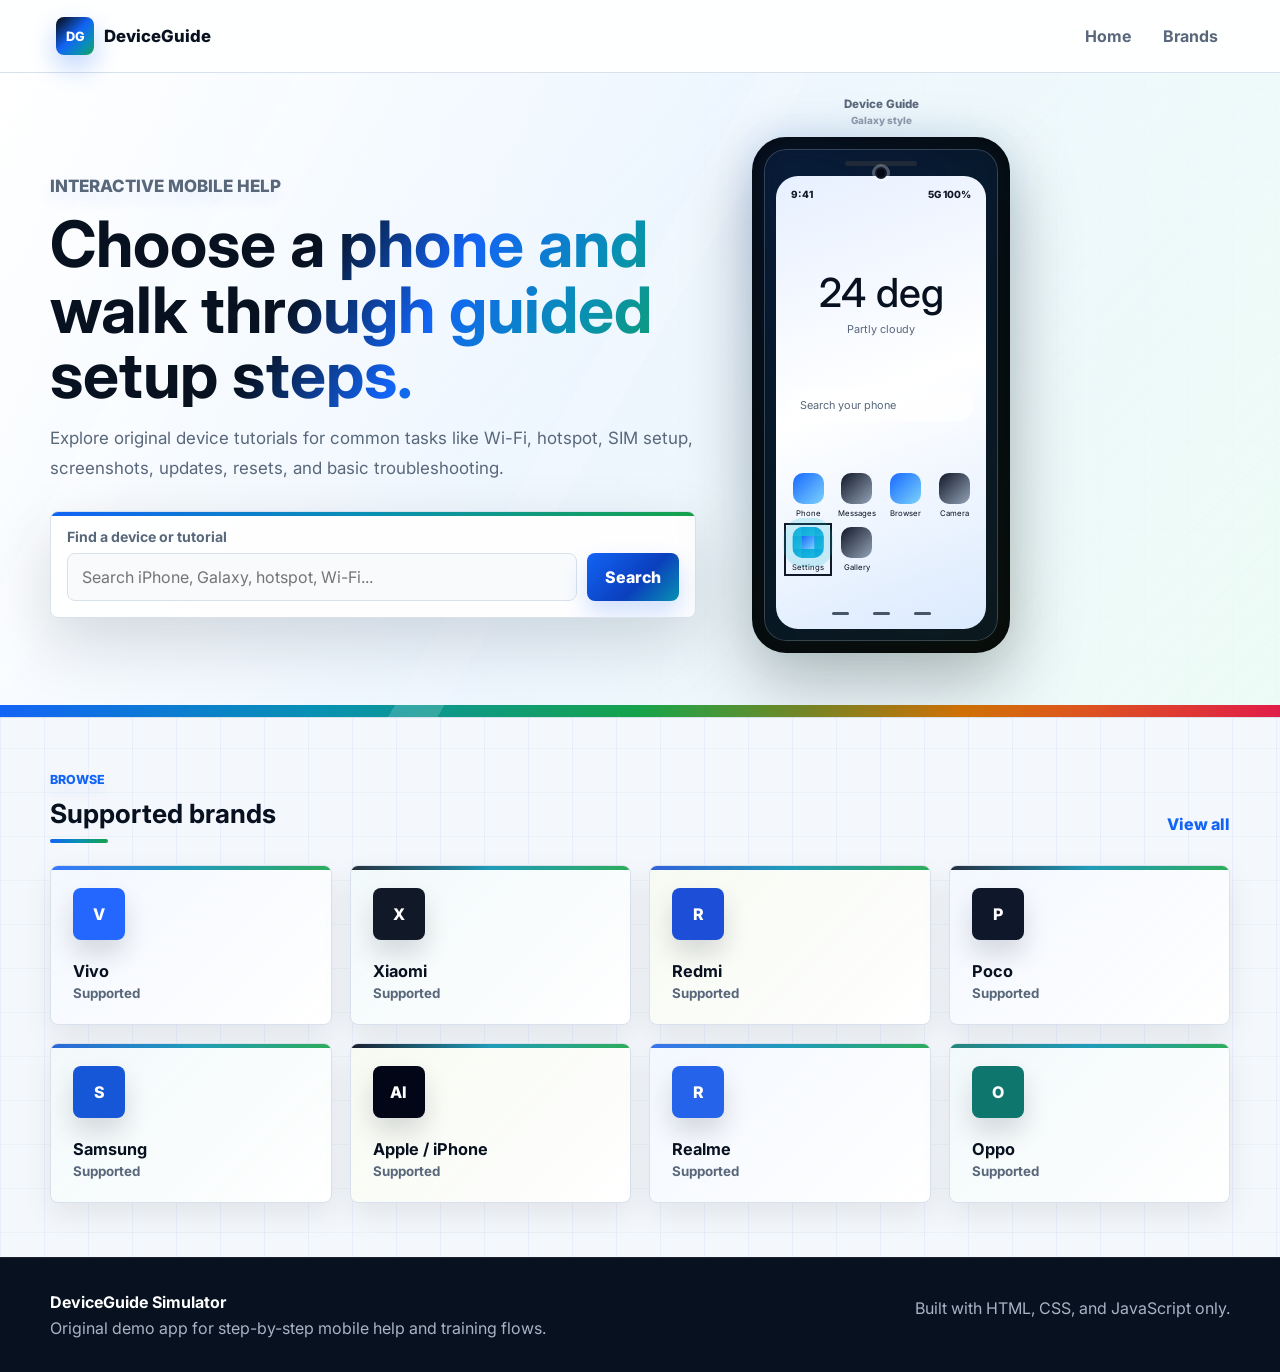
<file: index.html>
<!DOCTYPE html>
<html lang="en">
<head>
  <meta charset="UTF-8">
  <meta name="viewport" content="width=device-width, initial-scale=1.0">
  <title>Device Guide Simulator</title>
  <link rel="preconnect" href="https://fonts.googleapis.com">
  <link rel="preconnect" href="https://fonts.gstatic.com" crossorigin>
  <link href="https://fonts.googleapis.com/css2?family=Inter:wght@400;500;600;700;800&display=swap" rel="stylesheet">
  <link rel="stylesheet" href="css/style.css">
</head>
<body>
  <header class="site-header">
    <nav class="nav container" aria-label="Primary navigation">
      <button class="brand-mark" data-route="home" aria-label="Go to home page">
        <span class="brand-icon" aria-hidden="true">DG</span>
        <span>DeviceGuide</span>
      </button>

      <button class="nav-toggle" id="navToggle" aria-expanded="false" aria-controls="navLinks">
        <span></span>
        <span></span>
        <span></span>
        <span class="sr-only">Toggle navigation</span>
      </button>

      <div class="nav-links" id="navLinks">
        <button data-route="home">Home</button>
        <button data-route="brands">Brands</button>
      </div>
    </nav>
  </header>

  <main id="app" tabindex="-1"></main>

  <footer class="site-footer">
    <div class="container footer-grid">
      <div>
        <strong>DeviceGuide Simulator</strong>
        <p>Original demo app for step-by-step mobile help and training flows.</p>
      </div>
      <p>Built with HTML, CSS, and JavaScript only.</p>
    </div>
  </footer>

  <script src="js/data/brands.js"></script>
  <script src="js/data/devices/vivo.js"></script>
  <script src="js/data/devices/xiaomi.js"></script>
  <script src="js/data/devices/redmi.js"></script>
  <script src="js/data/devices/poco.js"></script>
  <script src="js/data/devices/samsung.js"></script>
  <script src="js/data/devices/apple.js"></script>
  <script src="js/data/devices/realme.js"></script>
  <script src="js/data/devices/oppo.js"></script>
  <script src="js/data/devices/motorola.js"></script>
  <script src="js/data/devices/oneplus.js"></script>
  <script src="js/data/devices/iqoo.js"></script>
  <script src="js/data/tutorials/samsung.js"></script>
  <script src="js/data/tutorials/iphone.js"></script>
  <script src="js/data/tutorials/default.js"></script>
  <script src="js/data.js"></script>
  <script src="js/phone-renderer.js"></script>
  <script src="js/main.js"></script>
</body>
</html>
</file>
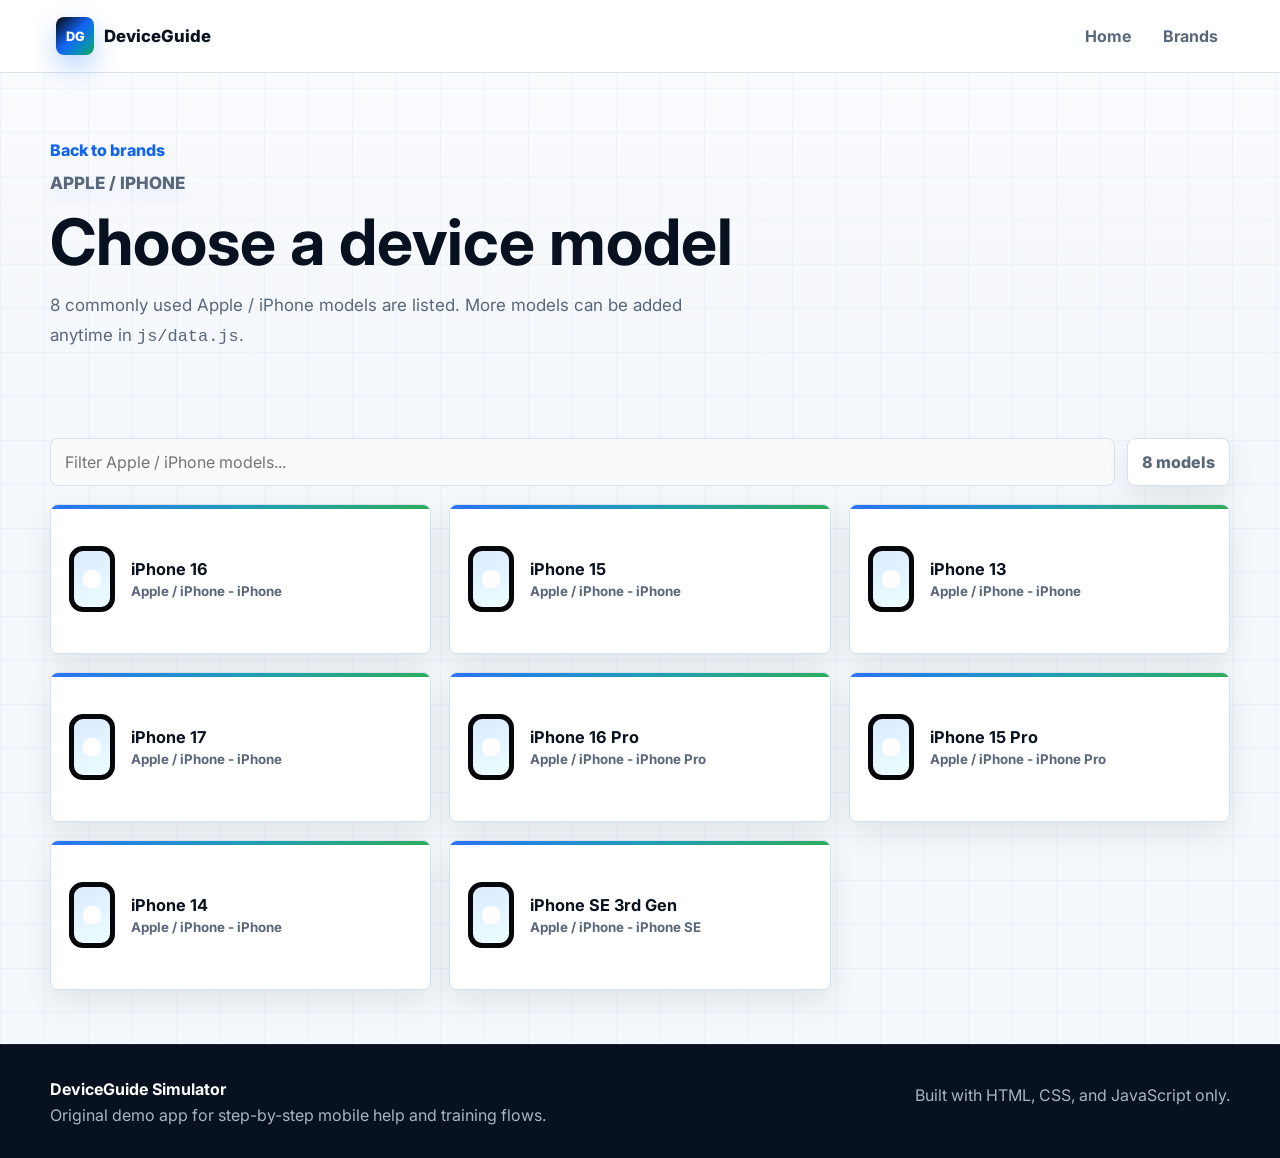
<file: brands/apple.html>
<!DOCTYPE html>
<html lang="en">
<head>
  <meta charset="UTF-8">
  <meta name="viewport" content="width=device-width, initial-scale=1.0">
  <title>Apple Devices - DeviceGuide</title>
  <meta http-equiv="refresh" content="0; url=../index.html?brand=apple">
</head>
<body>
  <p>Opening Apple devices...</p>
  <script>window.location.replace('../index.html?brand=apple');</script>
</body>
</html>
</file>
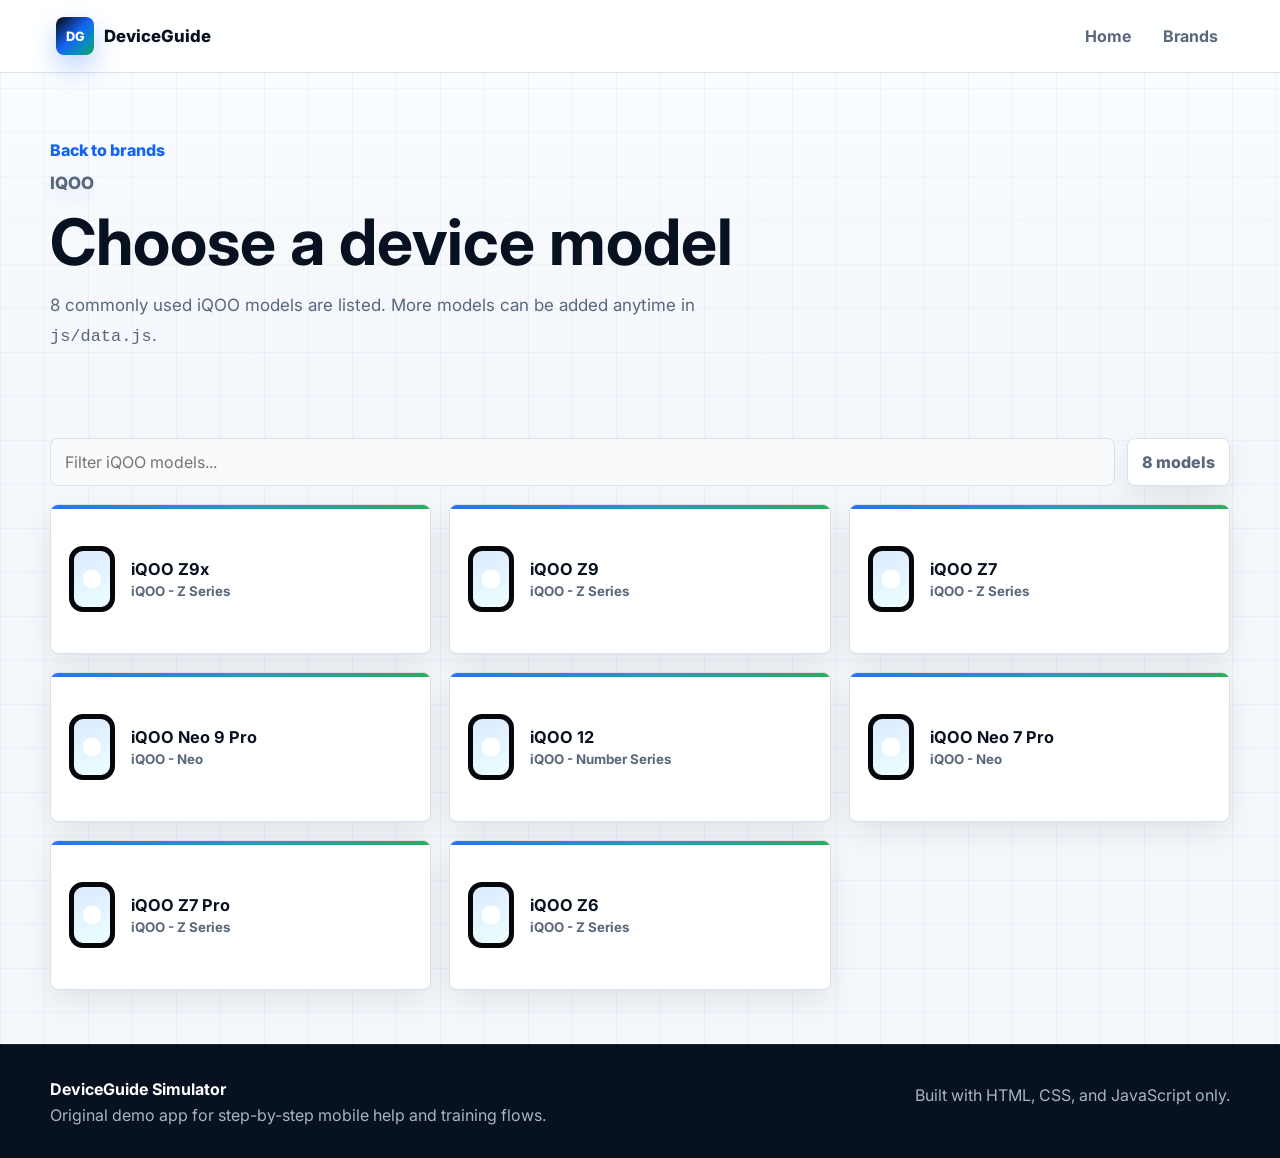
<file: brands/iqoo.html>
<!DOCTYPE html>
<html lang="en">
<head>
  <meta charset="UTF-8">
  <meta name="viewport" content="width=device-width, initial-scale=1.0">
  <title>Iqoo Devices - DeviceGuide</title>
  <meta http-equiv="refresh" content="0; url=../index.html?brand=iqoo">
</head>
<body>
  <p>Opening Iqoo devices...</p>
  <script>window.location.replace('../index.html?brand=iqoo');</script>
</body>
</html>
</file>
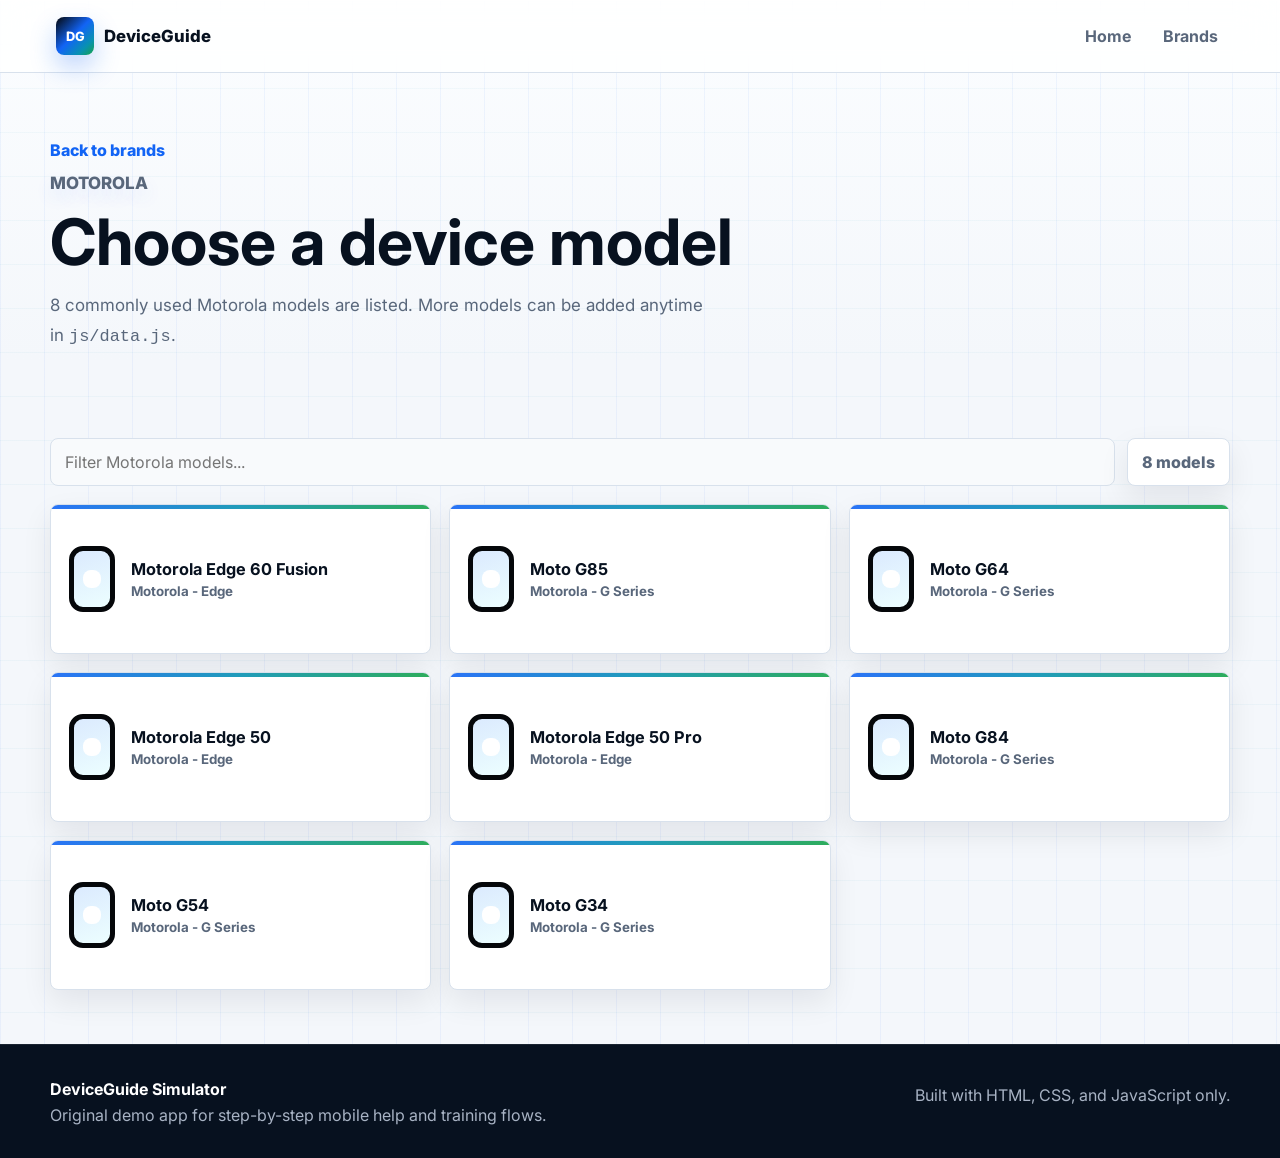
<file: brands/motorola.html>
<!DOCTYPE html>
<html lang="en">
<head>
  <meta charset="UTF-8">
  <meta name="viewport" content="width=device-width, initial-scale=1.0">
  <title>Motorola Devices - DeviceGuide</title>
  <meta http-equiv="refresh" content="0; url=../index.html?brand=motorola">
</head>
<body>
  <p>Opening Motorola devices...</p>
  <script>window.location.replace('../index.html?brand=motorola');</script>
</body>
</html>
</file>
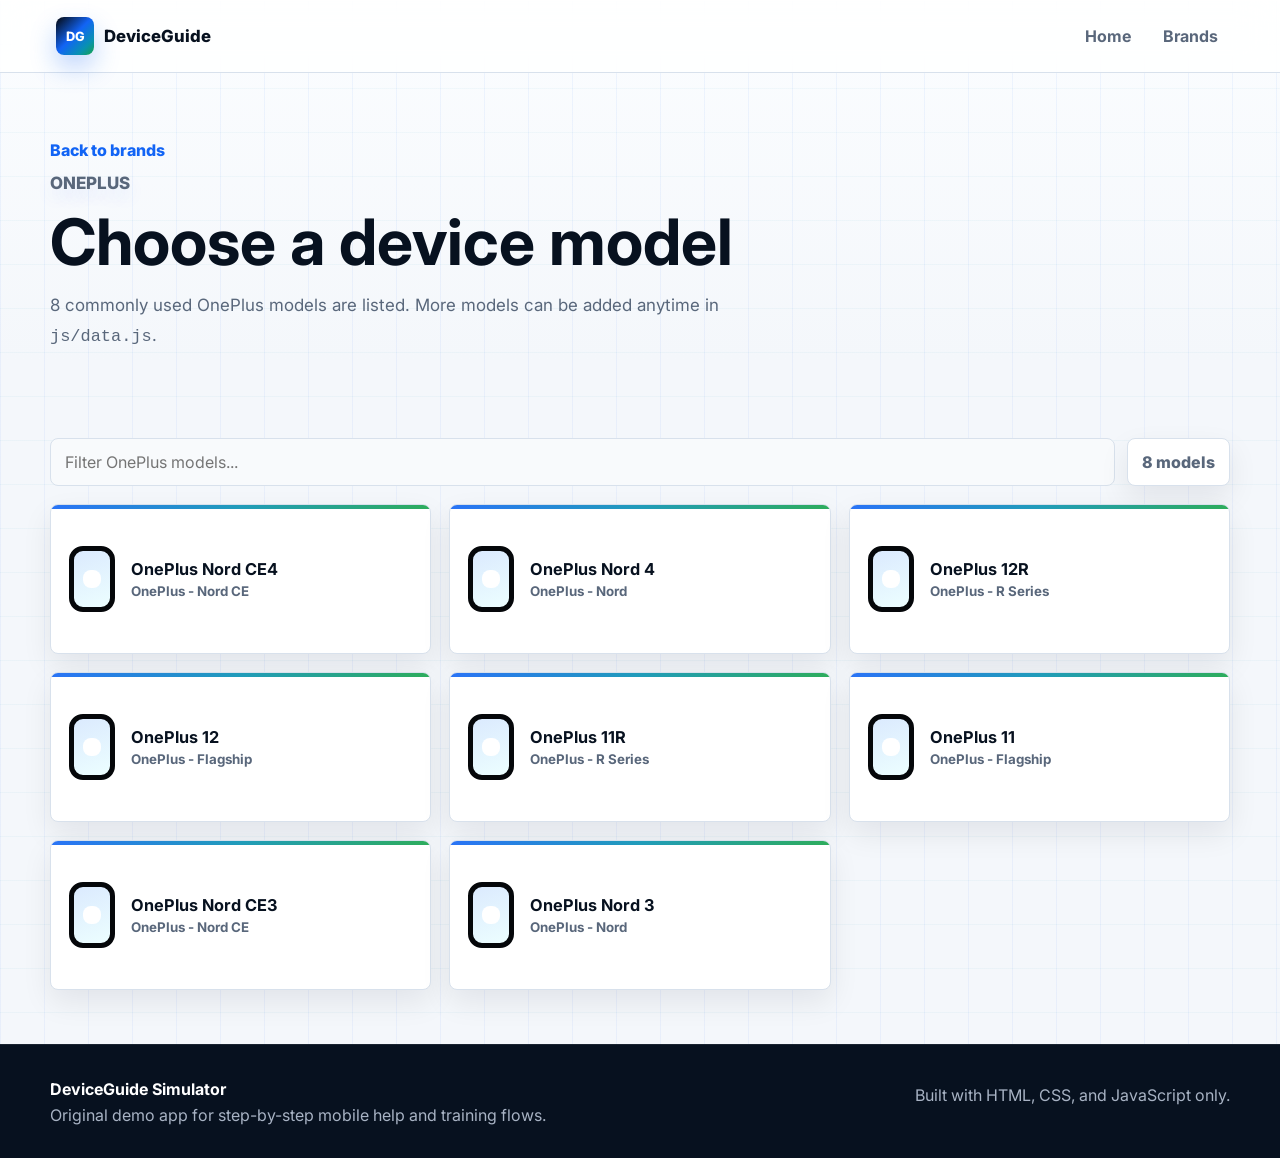
<file: brands/oneplus.html>
<!DOCTYPE html>
<html lang="en">
<head>
  <meta charset="UTF-8">
  <meta name="viewport" content="width=device-width, initial-scale=1.0">
  <title>Oneplus Devices - DeviceGuide</title>
  <meta http-equiv="refresh" content="0; url=../index.html?brand=oneplus">
</head>
<body>
  <p>Opening Oneplus devices...</p>
  <script>window.location.replace('../index.html?brand=oneplus');</script>
</body>
</html>
</file>
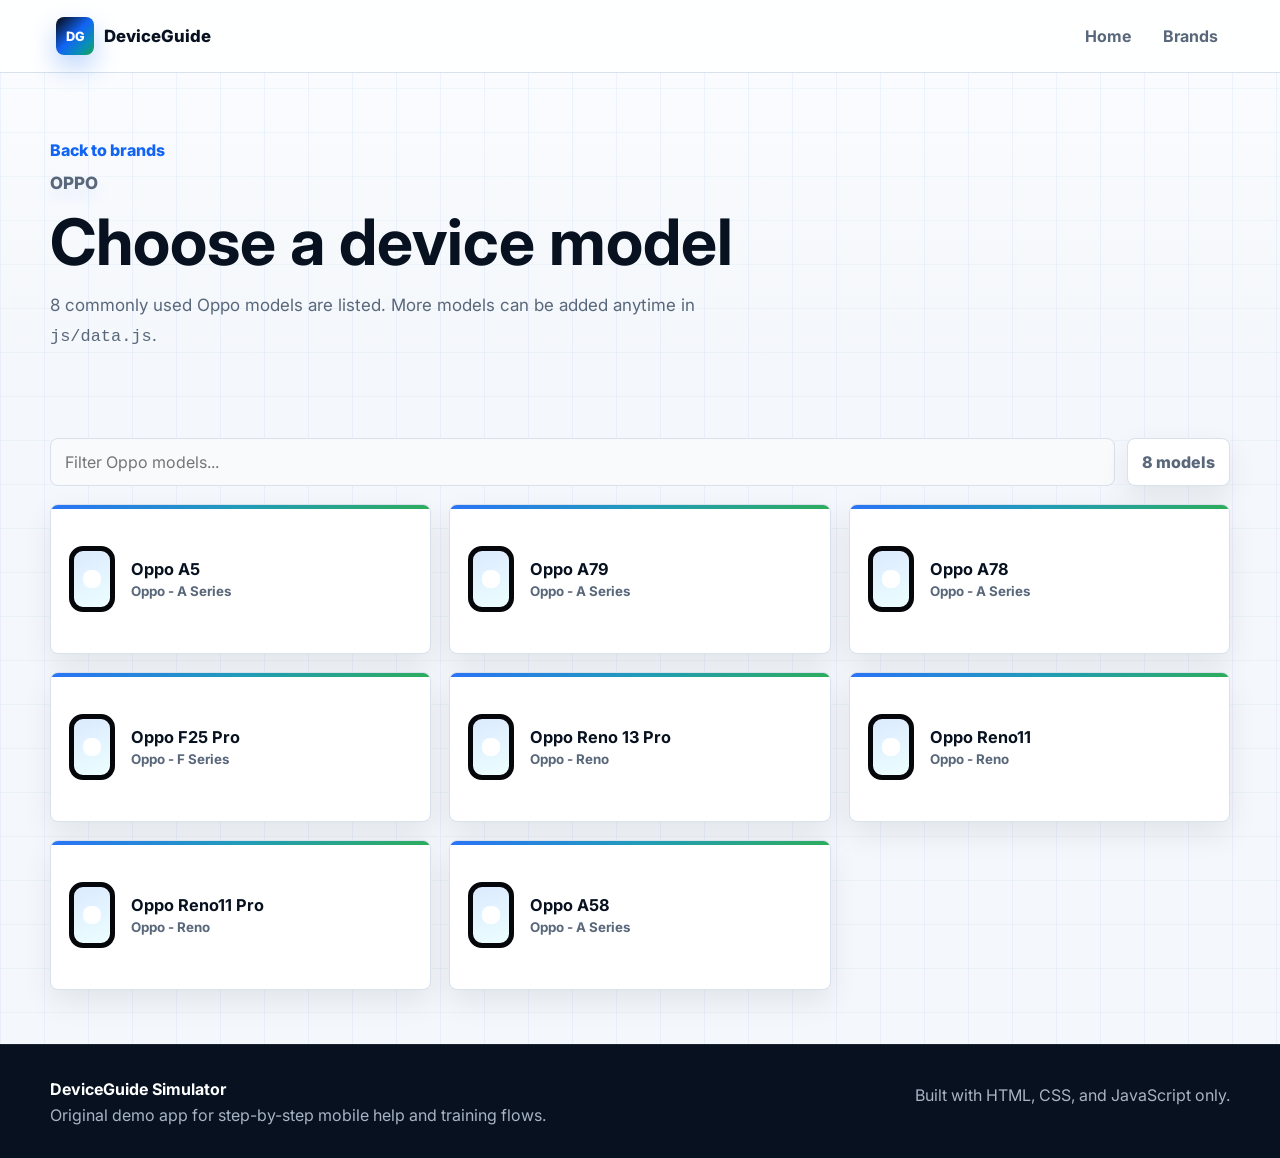
<file: brands/oppo.html>
<!DOCTYPE html>
<html lang="en">
<head>
  <meta charset="UTF-8">
  <meta name="viewport" content="width=device-width, initial-scale=1.0">
  <title>Oppo Devices - DeviceGuide</title>
  <meta http-equiv="refresh" content="0; url=../index.html?brand=oppo">
</head>
<body>
  <p>Opening Oppo devices...</p>
  <script>window.location.replace('../index.html?brand=oppo');</script>
</body>
</html>
</file>
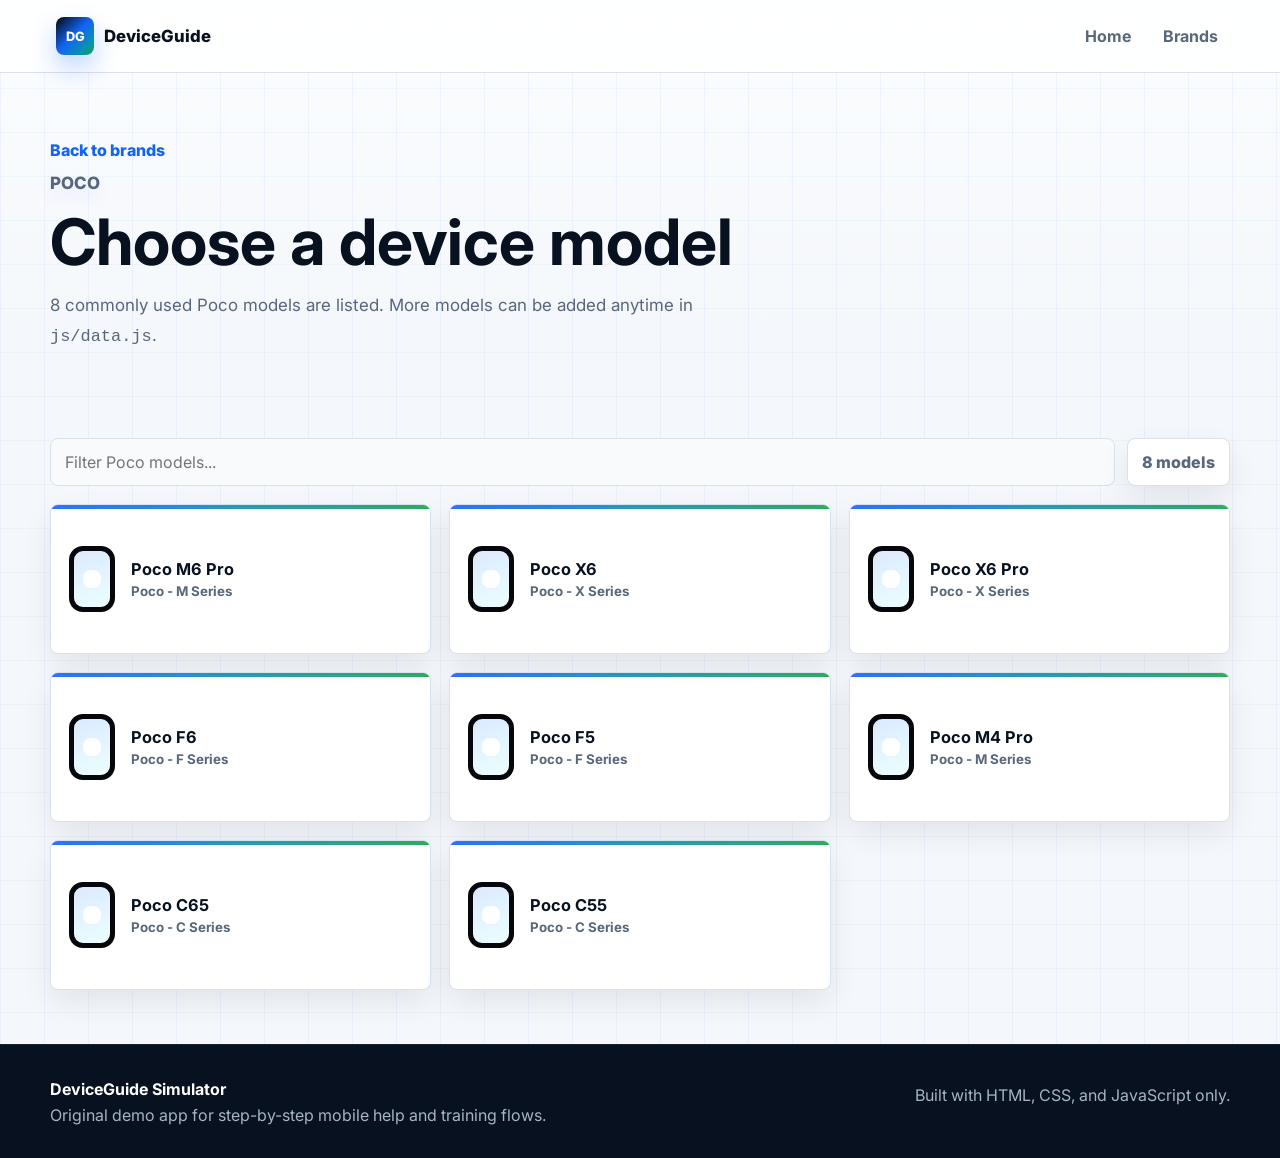
<file: brands/poco.html>
<!DOCTYPE html>
<html lang="en">
<head>
  <meta charset="UTF-8">
  <meta name="viewport" content="width=device-width, initial-scale=1.0">
  <title>Poco Devices - DeviceGuide</title>
  <meta http-equiv="refresh" content="0; url=../index.html?brand=poco">
</head>
<body>
  <p>Opening Poco devices...</p>
  <script>window.location.replace('../index.html?brand=poco');</script>
</body>
</html>
</file>
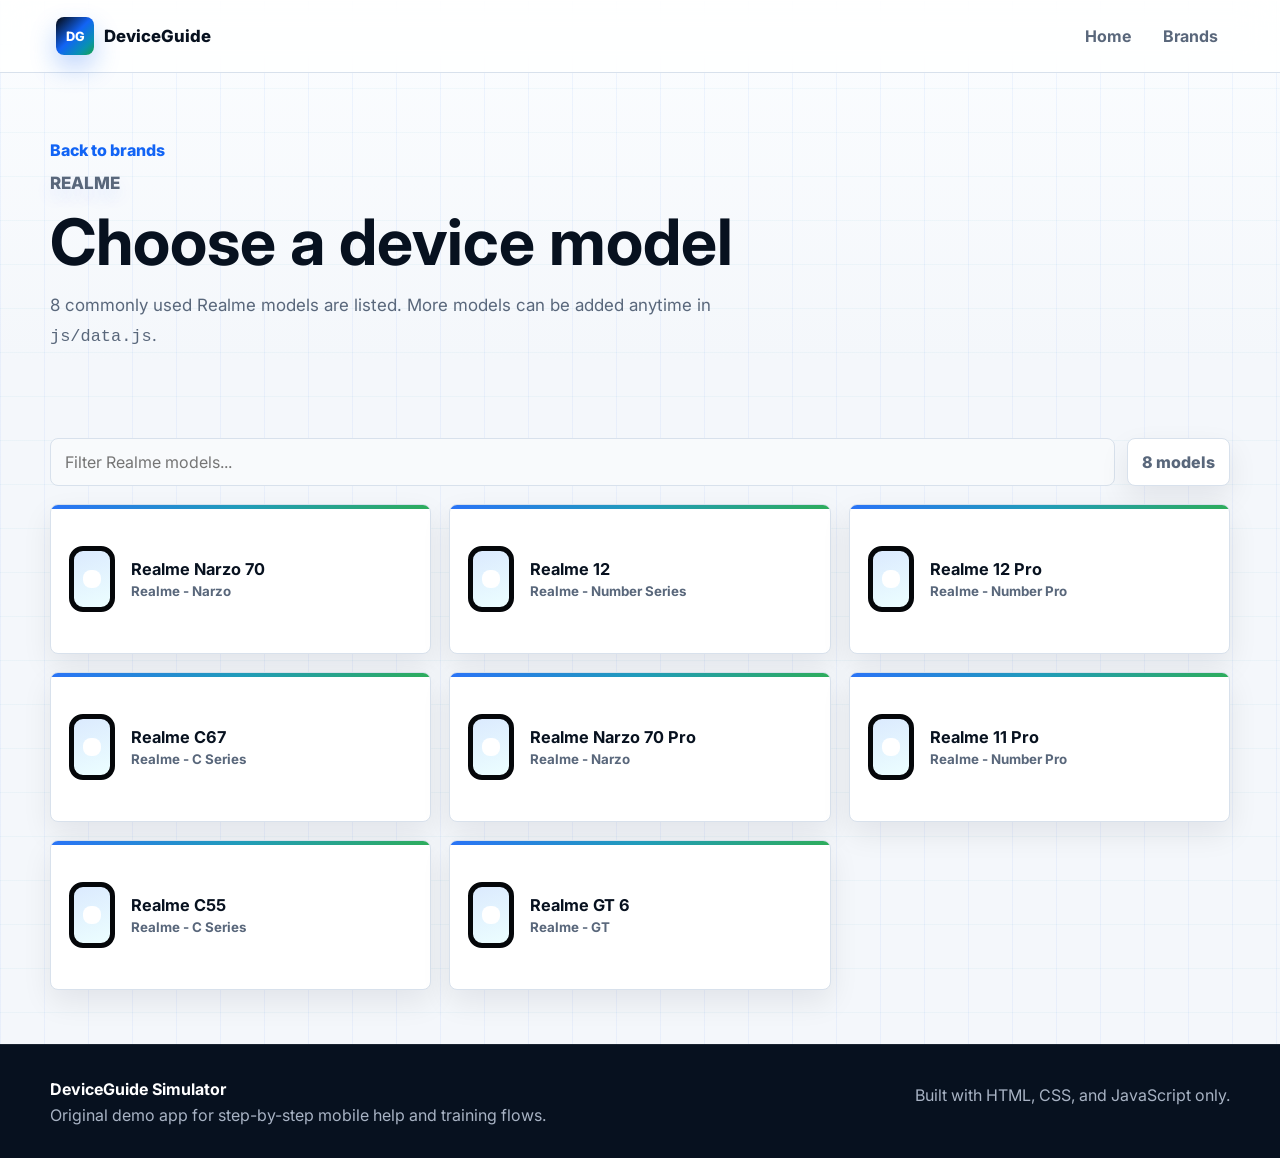
<file: brands/realme.html>
<!DOCTYPE html>
<html lang="en">
<head>
  <meta charset="UTF-8">
  <meta name="viewport" content="width=device-width, initial-scale=1.0">
  <title>Realme Devices - DeviceGuide</title>
  <meta http-equiv="refresh" content="0; url=../index.html?brand=realme">
</head>
<body>
  <p>Opening Realme devices...</p>
  <script>window.location.replace('../index.html?brand=realme');</script>
</body>
</html>
</file>
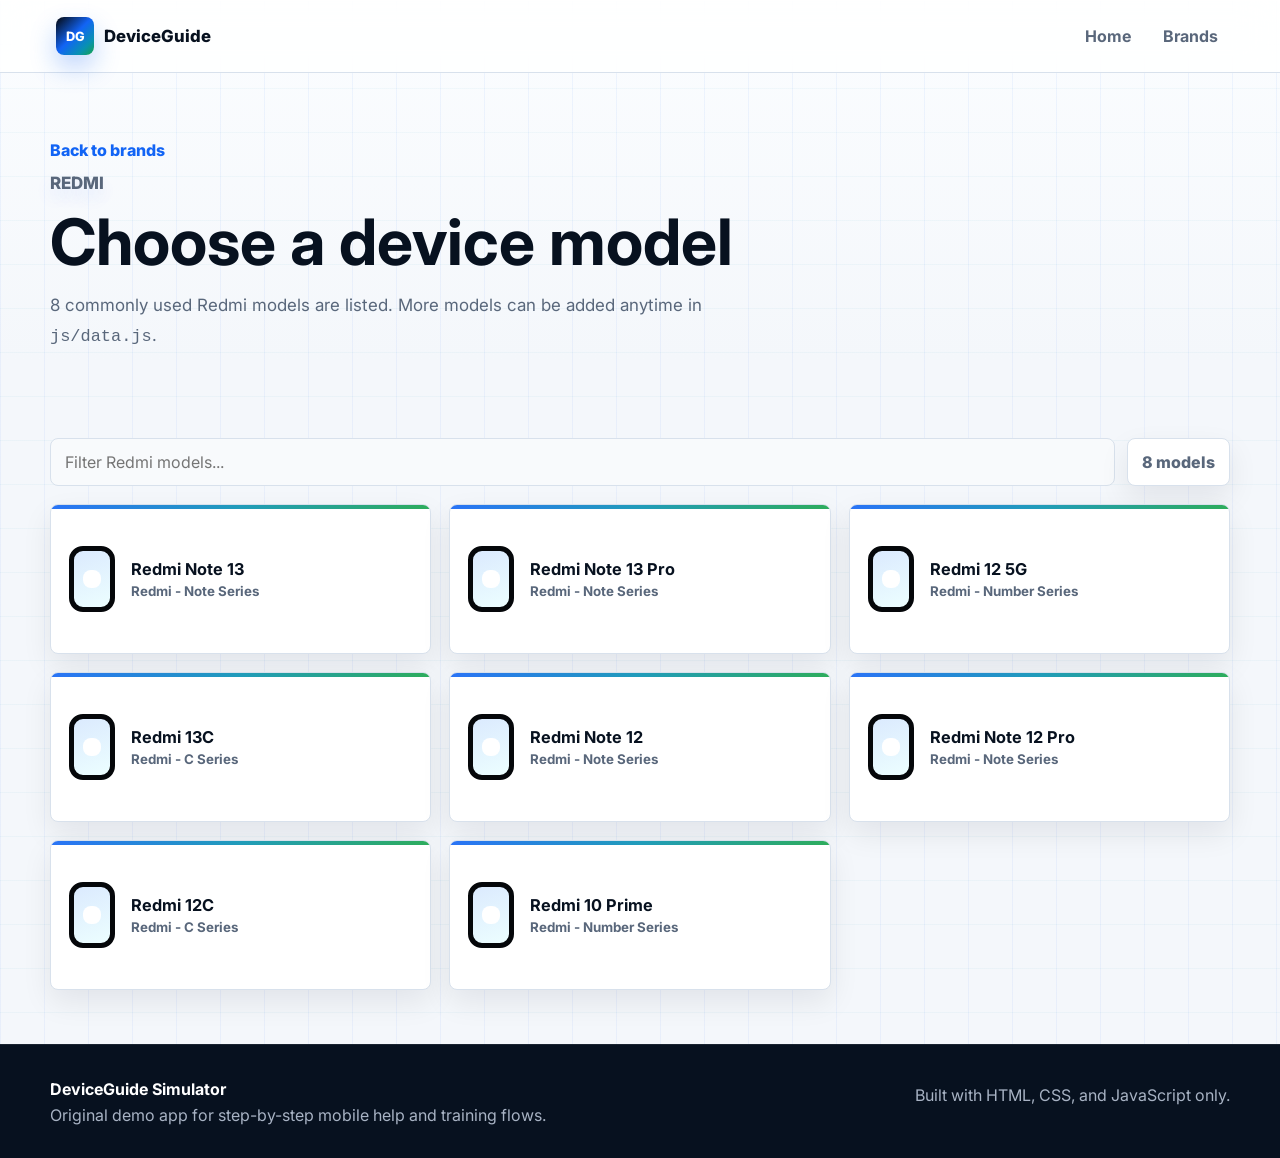
<file: brands/redmi.html>
<!DOCTYPE html>
<html lang="en">
<head>
  <meta charset="UTF-8">
  <meta name="viewport" content="width=device-width, initial-scale=1.0">
  <title>Redmi Devices - DeviceGuide</title>
  <meta http-equiv="refresh" content="0; url=../index.html?brand=redmi">
</head>
<body>
  <p>Opening Redmi devices...</p>
  <script>window.location.replace('../index.html?brand=redmi');</script>
</body>
</html>
</file>
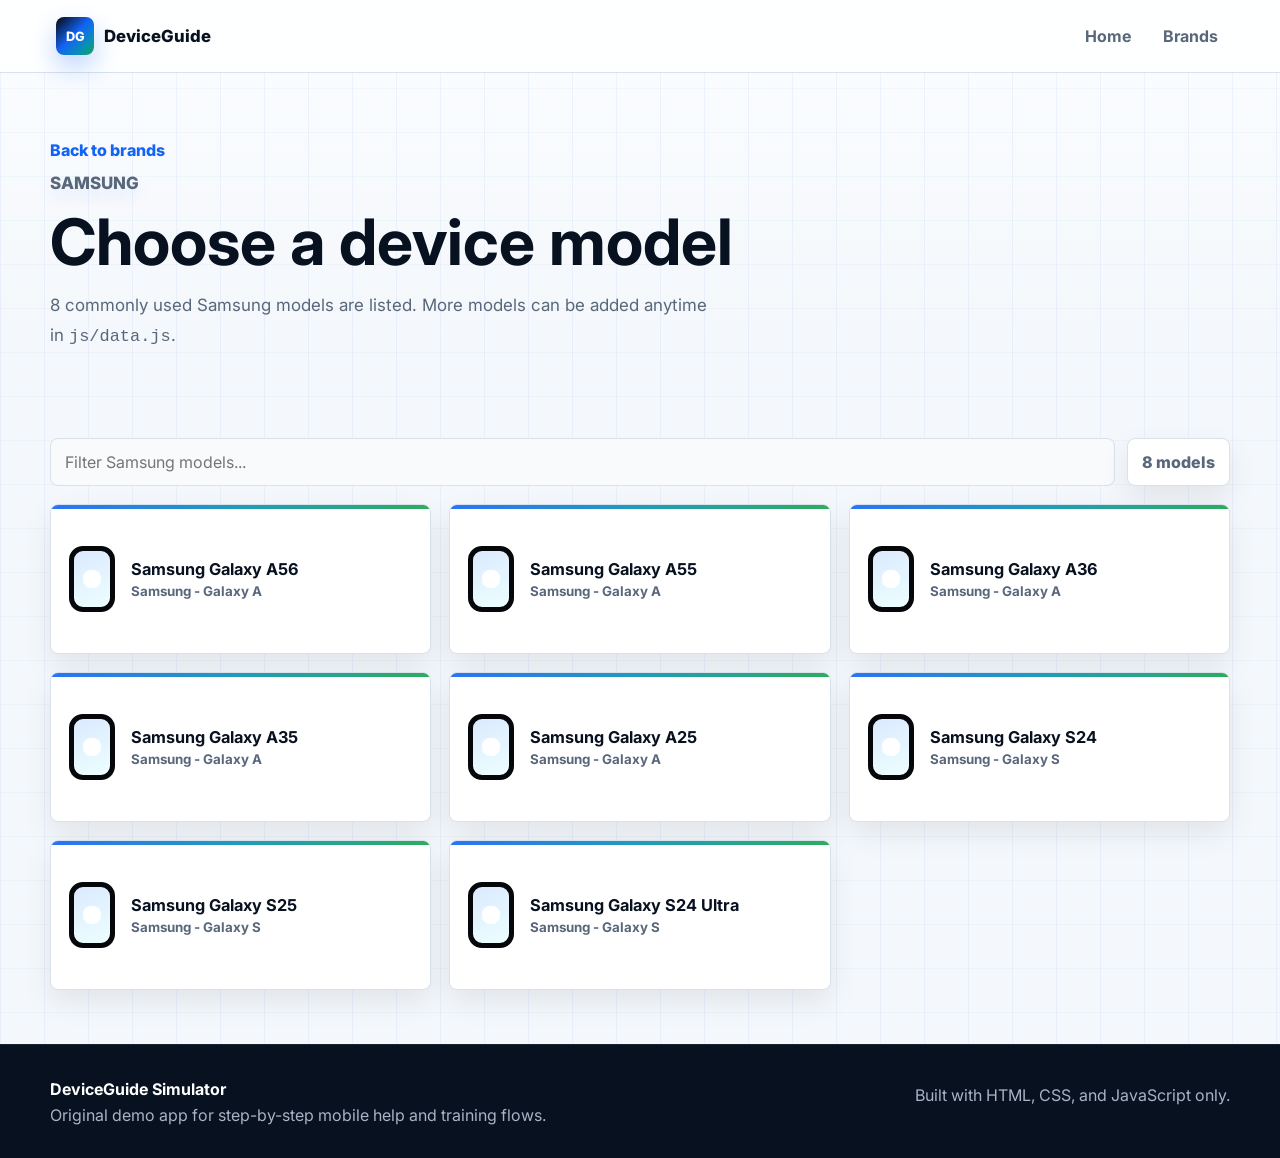
<file: brands/samsung.html>
<!DOCTYPE html>
<html lang="en">
<head>
  <meta charset="UTF-8">
  <meta name="viewport" content="width=device-width, initial-scale=1.0">
  <title>Samsung Devices - DeviceGuide</title>
  <meta http-equiv="refresh" content="0; url=../index.html?brand=samsung">
</head>
<body>
  <p>Opening Samsung devices...</p>
  <script>window.location.replace('../index.html?brand=samsung');</script>
</body>
</html>
</file>
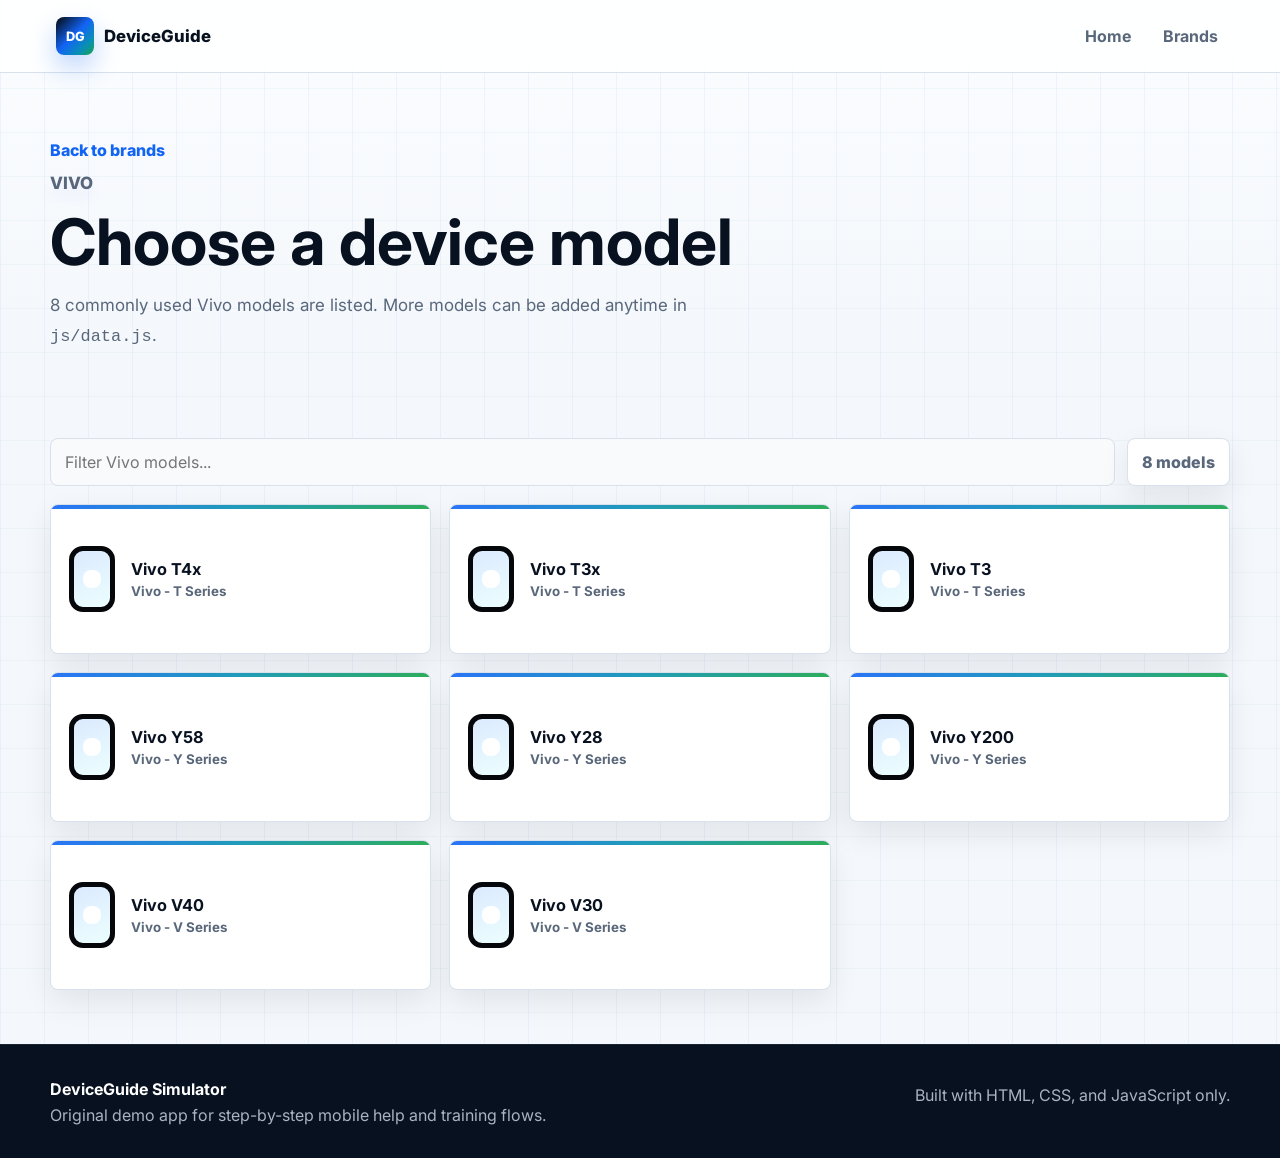
<file: brands/vivo.html>
<!DOCTYPE html>
<html lang="en">
<head>
  <meta charset="UTF-8">
  <meta name="viewport" content="width=device-width, initial-scale=1.0">
  <title>Vivo Devices - DeviceGuide</title>
  <meta http-equiv="refresh" content="0; url=../index.html?brand=vivo">
</head>
<body>
  <p>Opening Vivo devices...</p>
  <script>window.location.replace('../index.html?brand=vivo');</script>
</body>
</html>
</file>
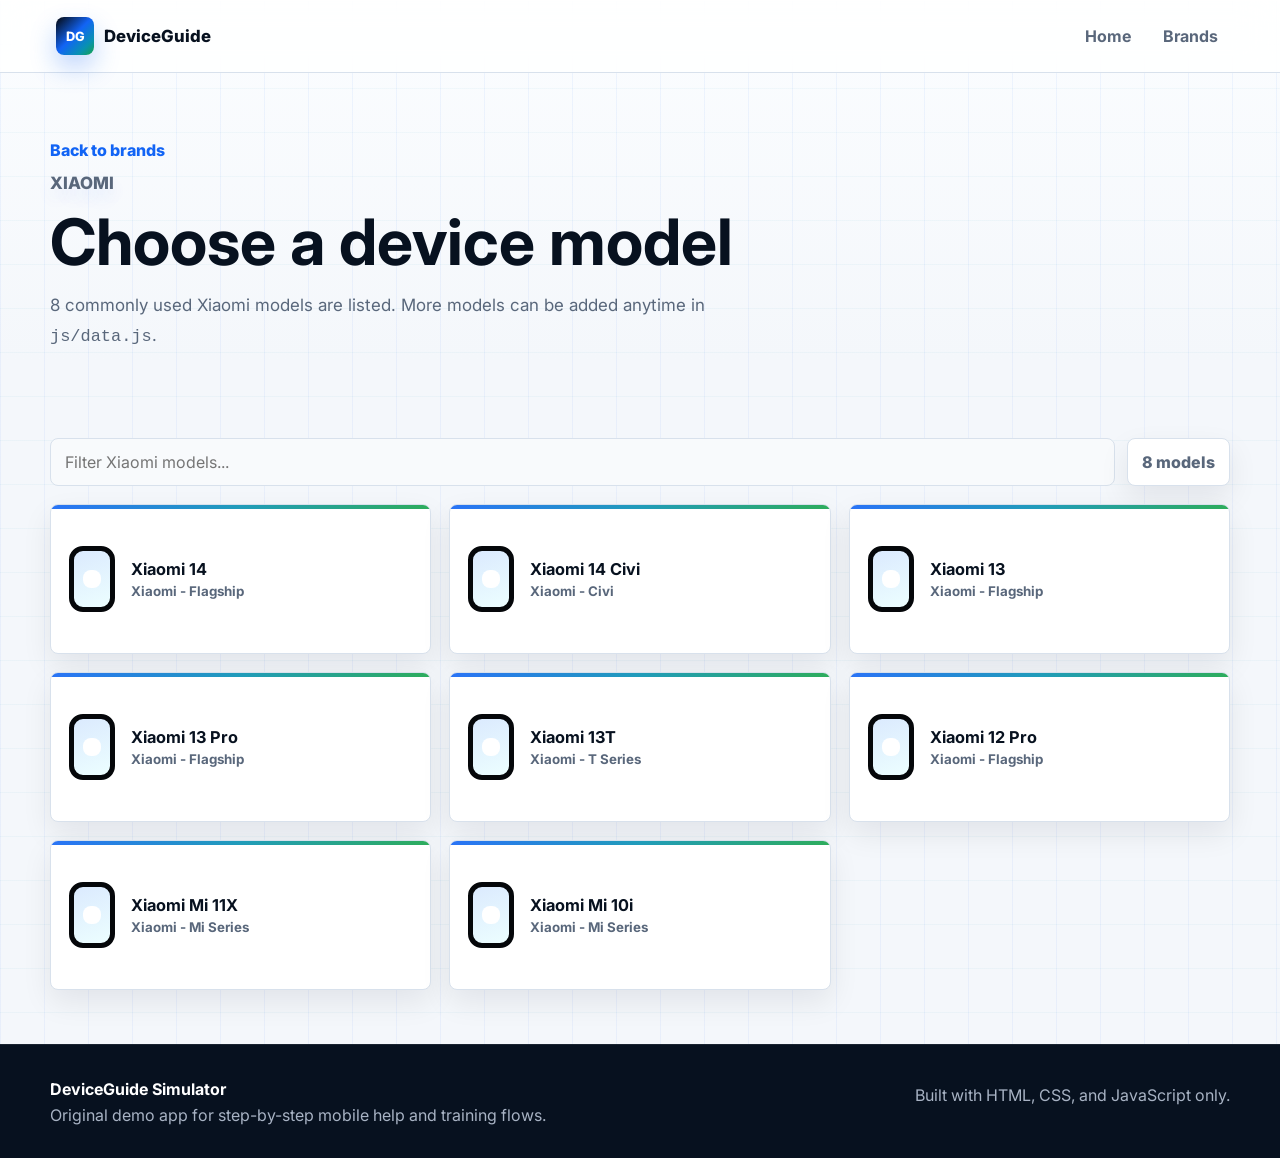
<file: brands/xiaomi.html>
<!DOCTYPE html>
<html lang="en">
<head>
  <meta charset="UTF-8">
  <meta name="viewport" content="width=device-width, initial-scale=1.0">
  <title>Xiaomi Devices - DeviceGuide</title>
  <meta http-equiv="refresh" content="0; url=../index.html?brand=xiaomi">
</head>
<body>
  <p>Opening Xiaomi devices...</p>
  <script>window.location.replace('../index.html?brand=xiaomi');</script>
</body>
</html>
</file>
<file: css/style.css>
:root {
  --bg: #f4f7fb;
  --surface: #ffffff;
  --surface-strong: #eef3f8;
  --surface-soft: #f8fafc;
  --text: #07111f;
  --muted: #59677b;
  --line: #d8e1ec;
  --blue: #1264f5;
  --blue-dark: #0b3fbd;
  --cyan: #0891b2;
  --green: #16a34a;
  --amber: #d97706;
  --rose: #e11d48;
  --lime: #65a30d;
  --black: #05070a;
  --shadow: 0 24px 64px rgba(7, 17, 31, 0.15);
  --shadow-soft: 0 12px 30px rgba(7, 17, 31, 0.08);
  --radius: 8px;
}

* {
  box-sizing: border-box;
}

body {
  margin: 0;
  font-family: "Inter", Arial, sans-serif;
  color: var(--text);
  background:
    linear-gradient(90deg, rgba(18, 100, 245, 0.055) 1px, transparent 1px),
    linear-gradient(180deg, rgba(8, 145, 178, 0.04) 1px, transparent 1px),
    linear-gradient(180deg, #fbfdff 0, var(--bg) 360px),
    var(--bg);
  background-size: 44px 44px, 44px 44px, auto, auto;
  text-rendering: optimizeLegibility;
}

body::selection {
  color: white;
  background: var(--blue);
}

button,
input {
  font: inherit;
}

button {
  cursor: pointer;
}

button:focus-visible,
input:focus-visible {
  outline: 3px solid rgba(18, 100, 245, 0.28);
  outline-offset: 3px;
}

.container {
  width: min(1180px, calc(100% - 32px));
  margin: 0 auto;
}

.sr-only {
  position: absolute;
  width: 1px;
  height: 1px;
  padding: 0;
  margin: -1px;
  overflow: hidden;
  clip: rect(0, 0, 0, 0);
  white-space: nowrap;
  border: 0;
}

.site-header {
  position: sticky;
  top: 0;
  z-index: 10;
  background: rgba(255, 255, 255, 0.82);
  border-bottom: 1px solid var(--line);
  box-shadow: 0 1px 0 rgba(255, 255, 255, 0.78) inset;
  backdrop-filter: blur(18px);
}

.nav {
  min-height: 72px;
  display: flex;
  align-items: center;
  justify-content: space-between;
  gap: 20px;
}

.brand-mark,
.nav-links button,
.link-button,
.back-button {
  border: 0;
  background: transparent;
  color: var(--text);
}

.brand-mark {
  display: inline-flex;
  align-items: center;
  gap: 10px;
  font-weight: 800;
  font-size: 1.05rem;
  transition: transform 180ms ease;
}

.brand-mark:hover {
  transform: translateY(-1px);
}

.brand-icon {
  display: grid;
  place-items: center;
  width: 38px;
  height: 38px;
  color: white;
  background:
    linear-gradient(135deg, var(--black), var(--blue) 48%, var(--cyan) 78%, var(--green));
  border-radius: var(--radius);
  font-size: 0.8rem;
  box-shadow: 0 12px 26px rgba(18, 100, 245, 0.28);
}

.nav-links {
  display: flex;
  align-items: center;
  gap: 8px;
}

.nav-links button {
  position: relative;
  overflow: hidden;
  padding: 10px 12px;
  border-radius: var(--radius);
  color: var(--muted);
  font-weight: 700;
  transition: color 160ms ease, background 160ms ease;
}

.nav-links button:hover {
  color: var(--text);
  background: #eaf3ff;
  box-shadow: 0 10px 24px rgba(18, 100, 245, 0.12);
}

.nav-toggle {
  display: none;
  width: 44px;
  height: 44px;
  border: 1px solid var(--line);
  background: var(--surface);
  border-radius: var(--radius);
}

.nav-toggle span:not(.sr-only) {
  display: block;
  width: 18px;
  height: 2px;
  margin: 4px auto;
  background: var(--text);
}

.hero {
  position: relative;
  overflow: hidden;
  background:
    linear-gradient(115deg, rgba(255, 255, 255, 0.98) 0%, rgba(237, 246, 255, 0.92) 46%, rgba(236, 253, 245, 0.8) 100%),
    repeating-linear-gradient(135deg, rgba(18, 100, 245, 0.08) 0 1px, transparent 1px 22px);
  border-bottom: 1px solid var(--line);
}

.hero::before {
  content: "";
  position: absolute;
  inset: auto 0 0;
  height: 12px;
  background: linear-gradient(90deg, var(--blue), var(--cyan), var(--green), var(--amber), var(--rose));
}

.hero::after {
  content: "";
  position: absolute;
  inset: 0;
  background:
    linear-gradient(120deg, transparent 0 18%, rgba(255, 255, 255, 0.54) 18% 22%, transparent 22% 46%, rgba(255, 255, 255, 0.32) 46% 49%, transparent 49%);
  opacity: 0.5;
  pointer-events: none;
}

.hero-grid {
  position: relative;
  z-index: 1;
  min-height: 540px;
  display: grid;
  grid-template-columns: 1.15fr 0.85fr;
  align-items: center;
  gap: 56px;
  padding: 64px 0;
}

.hero-copy h1,
.page-title h1,
.empty-state h1 {
  max-width: 760px;
  margin: 0;
  font-size: clamp(2.15rem, 5vw, 4.7rem);
  line-height: 1.02;
  letter-spacing: 0;
}

.hero-copy h1 {
  background: linear-gradient(120deg, var(--text) 0 38%, var(--blue) 58%, var(--cyan) 78%, var(--green));
  background-clip: text;
  color: transparent;
}

.hero-copy p,
.page-title p,
.empty-state p {
  max-width: 670px;
  color: var(--muted);
  font-size: 1.06rem;
  line-height: 1.75;
}

.eyebrow {
  margin: 0 0 10px;
  color: var(--blue);
  text-transform: uppercase;
  letter-spacing: 0;
  font-size: 0.78rem;
  font-weight: 800;
  text-shadow: 0 8px 18px rgba(18, 100, 245, 0.12);
}

.search-panel {
  position: relative;
  overflow: hidden;
  max-width: 660px;
  margin-top: 28px;
  padding: 16px;
  background: rgba(255, 255, 255, 0.92);
  border: 1px solid var(--line);
  border-radius: var(--radius);
  box-shadow: var(--shadow);
}

.search-panel::before {
  content: "";
  position: absolute;
  inset: 0 0 auto;
  height: 4px;
  background: linear-gradient(90deg, var(--blue), var(--cyan), var(--green));
}

.search-panel label {
  display: block;
  margin: 0 0 8px;
  color: var(--muted);
  font-weight: 700;
  font-size: 0.88rem;
}

.search-row {
  display: grid;
  grid-template-columns: 1fr auto;
  gap: 10px;
}

.search-row input,
.filter-bar input {
  width: 100%;
  min-height: 48px;
  border: 1px solid var(--line);
  border-radius: var(--radius);
  padding: 0 14px;
  color: var(--text);
  background: var(--surface-soft);
  transition: border-color 160ms ease, background 160ms ease, box-shadow 160ms ease;
}

.search-row input:focus,
.filter-bar input:focus {
  border-color: rgba(18, 100, 245, 0.62);
  background: white;
  box-shadow: 0 0 0 4px rgba(18, 100, 245, 0.09);
}

.search-row button,
.primary-button,
.step-actions button {
  position: relative;
  overflow: hidden;
  min-height: 48px;
  border: 0;
  border-radius: var(--radius);
  padding: 0 18px;
  color: white;
  background: linear-gradient(135deg, var(--blue), var(--blue-dark) 58%, var(--cyan));
  font-weight: 800;
  box-shadow: 0 12px 24px rgba(18, 100, 245, 0.2);
  transition: transform 160ms ease, box-shadow 160ms ease, background 160ms ease;
}

.search-row button:hover,
.primary-button:hover,
.step-actions button:not(:disabled):hover {
  transform: translateY(-2px);
  box-shadow: 0 18px 36px rgba(18, 100, 245, 0.3);
}

.section {
  padding: 54px 0;
}

.section-heading,
.simulator-toolbar {
  display: flex;
  align-items: end;
  justify-content: space-between;
  gap: 20px;
  margin-bottom: 22px;
}

.section-heading h2,
.tutorial-list h2,
.step-panel h2 {
  margin: 0;
  font-size: 1.65rem;
}

.section-heading h2::after,
.tutorial-list h2::after,
.step-panel h2::after {
  content: "";
  display: block;
  width: 58px;
  height: 4px;
  margin-top: 10px;
  border-radius: 99px;
  background: linear-gradient(90deg, var(--blue), var(--cyan), var(--green));
}

.link-button,
.back-button {
  color: var(--blue);
  font-weight: 800;
  padding: 9px 0;
  border-radius: var(--radius);
}

.link-button:hover,
.back-button:hover {
  color: var(--blue-dark);
}

.card-grid {
  display: grid;
  gap: 18px;
}

.brand-grid {
  grid-template-columns: repeat(4, 1fr);
}

.device-grid {
  grid-template-columns: repeat(3, 1fr);
}

.brand-card,
.device-card {
  position: relative;
  overflow: hidden;
  width: 100%;
  min-height: 150px;
  border: 1px solid var(--line);
  border-radius: var(--radius);
  background: var(--surface);
  color: var(--text);
  text-align: left;
  box-shadow: var(--shadow-soft);
  isolation: isolate;
  transition: transform 180ms ease, box-shadow 180ms ease, border-color 180ms ease, background 180ms ease;
}

.brand-card::before,
.device-card::before {
  content: "";
  position: absolute;
  inset: 0 0 auto;
  height: 4px;
  background: linear-gradient(90deg, var(--accent, var(--blue)), var(--cyan), var(--green));
  opacity: 0.9;
}

.brand-card::after,
.device-card::after,
.topic-card::after {
  content: "";
  position: absolute;
  inset: auto 16px 14px auto;
  width: 54px;
  height: 10px;
  border-radius: 99px;
  background: linear-gradient(90deg, rgba(18, 100, 245, 0.18), rgba(8, 145, 178, 0.08));
  opacity: 0;
  transform: translateY(8px);
  transition: opacity 180ms ease, transform 180ms ease;
  z-index: -1;
}

.brand-card {
  padding: 22px;
}

.brand-card:nth-child(3n + 1) {
  background:
    linear-gradient(135deg, rgba(18, 100, 245, 0.05), rgba(255, 255, 255, 0.94)),
    var(--surface);
}

.brand-card:nth-child(3n + 2) {
  background:
    linear-gradient(135deg, rgba(8, 145, 178, 0.055), rgba(255, 255, 255, 0.94)),
    var(--surface);
}

.brand-card:nth-child(3n + 3) {
  background:
    linear-gradient(135deg, rgba(101, 163, 13, 0.055), rgba(255, 255, 255, 0.94)),
    var(--surface);
}

.device-card {
  display: flex;
  align-items: center;
  gap: 16px;
  padding: 18px;
}

.brand-card:hover,
.device-card:hover {
  transform: translateY(-5px);
  border-color: rgba(18, 100, 245, 0.42);
  box-shadow: 0 24px 54px rgba(18, 100, 245, 0.18);
  background:
    linear-gradient(135deg, rgba(18, 100, 245, 0.13), rgba(8, 145, 178, 0.06) 52%, rgba(101, 163, 13, 0.05)),
    var(--surface);
}

.brand-card:hover::after,
.device-card:hover::after,
.topic-card:hover::after {
  opacity: 1;
  transform: translateY(0);
}

.card-icon {
  display: grid;
  place-items: center;
  width: 52px;
  height: 52px;
  margin-bottom: 20px;
  border-radius: var(--radius);
  color: white;
  background: var(--accent, var(--blue));
  font-weight: 800;
  box-shadow: 0 14px 26px rgba(7, 17, 31, 0.14);
  transition: transform 180ms ease, box-shadow 180ms ease;
}

.brand-card:hover .card-icon {
  transform: rotate(-3deg) scale(1.06);
  box-shadow: 0 18px 34px rgba(7, 17, 31, 0.18);
}

.brand-card strong,
.device-card strong {
  display: block;
  font-size: 1.02rem;
  line-height: 1.35;
}

.brand-card small,
.device-card small,
.tutorial-tab small {
  color: var(--muted);
  font-weight: 700;
}

.page-title {
  padding: 58px 0 16px;
}

.filter-bar {
  margin-bottom: 18px;
}

.device-filter-bar {
  display: grid;
  grid-template-columns: 1fr auto;
  align-items: center;
  gap: 12px;
}

.device-filter-bar span {
  min-height: 48px;
  display: grid;
  place-items: center;
  padding: 0 14px;
  border: 1px solid var(--line);
  border-radius: var(--radius);
  background: white;
  color: var(--muted);
  font-weight: 800;
  white-space: nowrap;
  box-shadow: var(--shadow-soft);
}

.simulator-shell {
  padding: 42px 0 64px;
}

.breadcrumbs {
  display: flex;
  flex-wrap: wrap;
  align-items: center;
  gap: 10px;
  margin-bottom: 24px;
  color: var(--muted);
}

.breadcrumbs button {
  border: 0;
  background: transparent;
  color: var(--muted);
  font-weight: 700;
}

.breadcrumbs strong {
  color: var(--text);
}

.guide-hero {
  position: relative;
  min-height: 270px;
  display: grid;
  grid-template-columns: 1fr 260px;
  align-items: center;
  gap: 28px;
  margin-bottom: 34px;
  padding: 30px;
  overflow: hidden;
  border: 1px solid var(--line);
  border-radius: var(--radius);
  background:
    linear-gradient(95deg, rgba(255, 255, 255, 0.99), rgba(255, 255, 255, 0.84)),
    linear-gradient(135deg, rgba(18, 100, 245, 0.11), transparent 42%),
    repeating-linear-gradient(135deg, #e8eef6 0 1px, transparent 1px 42px);
  box-shadow: var(--shadow-soft);
}

.guide-hero::before {
  content: "";
  position: absolute;
  inset: 0 0 auto;
  height: 5px;
  background: linear-gradient(90deg, var(--blue), var(--cyan), var(--green), var(--amber));
}

.guide-hero h1 {
  margin: 0;
  font-size: clamp(2rem, 5vw, 3.4rem);
  line-height: 1.04;
}

.guide-hero p {
  max-width: 620px;
  color: var(--muted);
  line-height: 1.7;
}

.guide-hero-phone {
  display: grid;
  place-items: center;
  transform: scale(0.62);
  transform-origin: center;
  animation: float-phone-small 5s ease-in-out infinite;
}

.topic-section {
  margin-bottom: 34px;
}

.topic-grid {
  display: grid;
  grid-template-columns: 1.2fr 1fr 1fr;
  gap: 16px;
}

.topic-card {
  position: relative;
  overflow: hidden;
  min-height: 142px;
  padding: 18px;
  border: 1px solid var(--line);
  border-radius: var(--radius);
  background:
    linear-gradient(180deg, rgba(255, 255, 255, 0.95), rgba(248, 250, 252, 0.95)),
    var(--surface);
  text-align: left;
  box-shadow: var(--shadow-soft);
  transition: transform 180ms ease, border-color 180ms ease, box-shadow 180ms ease;
}

.topic-card:first-child {
  grid-row: span 2;
  min-height: 300px;
}

.topic-card:hover,
.topic-card.is-active {
  transform: translateY(-4px);
  border-color: rgba(18, 100, 245, 0.5);
  box-shadow: 0 18px 42px rgba(18, 100, 245, 0.14);
  background:
    linear-gradient(135deg, rgba(18, 100, 245, 0.12), rgba(8, 145, 178, 0.06), rgba(255, 255, 255, 0.86)),
    var(--surface);
}

.topic-pill {
  display: inline-block;
  margin-bottom: 16px;
  padding: 6px 10px;
  color: white;
  background: linear-gradient(135deg, var(--black), var(--blue));
  border-radius: 999px;
  font-size: 0.72rem;
  font-weight: 800;
}

.topic-card strong,
.topic-card small,
.topic-meta {
  display: block;
}

.topic-card strong {
  font-size: 1.15rem;
  line-height: 1.35;
}

.topic-card small {
  margin-top: 12px;
  color: var(--muted);
  line-height: 1.55;
}

.topic-meta {
  margin-top: 18px;
  color: var(--muted);
  font-size: 0.82rem;
  font-weight: 800;
}

.active-guide {
  display: grid;
  grid-template-columns: minmax(340px, 1fr) minmax(280px, 360px);
  gap: 34px;
  align-items: start;
}

.guide-copy {
  grid-column: 1 / -1;
  max-width: 780px;
}

.guide-copy h2 {
  margin: 0;
  font-size: clamp(1.8rem, 4vw, 2.6rem);
}

.guide-copy p {
  color: var(--muted);
  line-height: 1.7;
}

.simulator-layout {
  display: grid;
  grid-template-columns: 250px minmax(280px, 1fr) minmax(320px, 390px);
  gap: 20px;
  align-items: stretch;
}

.tutorial-list,
.phone-stage,
.step-panel {
  background: var(--surface);
  border: 1px solid var(--line);
  border-radius: var(--radius);
  box-shadow: var(--shadow-soft);
}

.tutorial-list {
  padding: 18px;
}

.tutorial-tab {
  display: block;
  width: 100%;
  margin-top: 12px;
  padding: 14px;
  border: 1px solid var(--line);
  border-radius: var(--radius);
  background: #fbfdff;
  text-align: left;
}

.tutorial-tab span,
.tutorial-tab small {
  display: block;
}

.tutorial-tab.is-active {
  border-color: var(--blue);
  background: #edf5ff;
}

.phone-stage {
  display: grid;
  place-items: center;
  min-height: 600px;
  padding: 26px;
  background:
    linear-gradient(135deg, rgba(255, 255, 255, 0.92), rgba(239, 246, 255, 0.86)),
    repeating-linear-gradient(90deg, rgba(18, 100, 245, 0.06) 0 1px, transparent 1px 34px);
}

.guide-phone-stage {
  position: sticky;
  top: 92px;
  min-height: 560px;
  box-shadow: none;
}

.phone-mockup {
  position: relative;
  isolation: isolate;
  width: min(265px, 86vw);
  aspect-ratio: 9 / 18;
  padding: 12px;
  border: 12px solid #05070a;
  border-radius: 34px;
  background: #07111f;
  box-shadow:
    0 28px 70px rgba(2, 6, 23, 0.28),
    0 0 0 1px rgba(255, 255, 255, 0.2) inset;
  animation: float-phone 6s ease-in-out infinite;
}

.phone-mockup::before {
  content: "";
  position: absolute;
  inset: -14px;
  border-radius: inherit;
  background: linear-gradient(135deg, rgba(18, 100, 245, 0.24), rgba(8, 145, 178, 0.1), rgba(101, 163, 13, 0.12));
  filter: blur(18px);
  opacity: 0.58;
  z-index: -1;
}

.frame-iphone-modern {
  width: min(255px, 86vw);
  border-width: 11px;
  border-radius: 42px;
}

.frame-iphone-notch {
  width: min(252px, 86vw);
  border-width: 11px;
  border-radius: 38px;
}

.frame-iphone-home {
  width: min(238px, 84vw);
  aspect-ratio: 9 / 17;
  padding-bottom: 24px;
  border-radius: 30px;
}

.frame-squared {
  width: min(258px, 86vw);
  border-radius: 24px;
}

.frame-galaxy,
.frame-stock-android,
.frame-hyperos,
.frame-curved-android {
  width: min(258px, 86vw);
}

.frame-curved-android {
  border-left-width: 9px;
  border-right-width: 9px;
}

.frame-fold {
  width: min(350px, 92vw);
  aspect-ratio: 13 / 18;
  border-radius: 30px;
}

.frame-flip {
  width: min(230px, 82vw);
  aspect-ratio: 9 / 19.5;
  border-radius: 34px;
}

.frame-tablet {
  width: min(430px, 92vw);
  aspect-ratio: 4 / 3;
  border-radius: 30px;
}

.skin-ios {
  border-radius: 42px;
}

.skin-miui {
  border-color: #111827;
}

.skin-coloros,
.skin-realme,
.skin-funtouch,
.skin-iqoo,
.skin-oxygen,
.skin-stock {
  border-color: #0f172a;
}

.device-badge {
  position: absolute;
  top: -52px;
  left: 50%;
  width: max-content;
  max-width: 250px;
  transform: translateX(-50%);
  color: var(--muted);
  font-size: 0.72rem;
  font-weight: 800;
  text-align: center;
}

.device-badge span {
  display: block;
  margin-top: 3px;
  color: #8a97aa;
  font-size: 0.62rem;
}

.phone-camera {
  position: absolute;
  z-index: 5;
  left: 50%;
  top: 18px;
  transform: translateX(-50%);
  pointer-events: none;
}

.camera-center-punch,
.camera-small-dot {
  width: 12px;
  height: 12px;
  border: 2px solid #111827;
  border-radius: 50%;
  background: #020617;
  box-shadow: 0 0 0 3px rgba(255, 255, 255, 0.28);
}

.camera-small-dot {
  width: 9px;
  height: 9px;
}

.camera-dynamic {
  width: 78px;
  height: 24px;
  border-radius: 999px;
  background: #05070a;
}

.camera-notch {
  width: 108px;
  height: 28px;
  top: 13px;
  border-radius: 0 0 18px 18px;
  background: #05070a;
}

.camera-none {
  display: none;
}

.phone-speaker {
  width: 72px;
  height: 5px;
  margin: 0 auto 10px;
  border-radius: 99px;
  background: #1f2937;
}

.frame-iphone-modern .phone-speaker,
.frame-iphone-notch .phone-speaker,
.frame-iphone-home .phone-speaker,
.frame-fold .phone-speaker,
.frame-tablet .phone-speaker {
  opacity: 0;
}

.frame-squared .phone-speaker {
  width: 58px;
}

.phone-screen {
  height: calc(100% - 15px);
  position: relative;
  display: flex;
  flex-direction: column;
  justify-content: space-between;
  padding: 12px;
  border-radius: 22px;
  overflow: hidden;
  background: linear-gradient(160deg, #e7f0ff, #ffffff 48%, #dbeafe);
}

.shape-square .phone-screen {
  border-radius: 14px;
}

.shape-curved .phone-screen {
  border-radius: 28px;
}

.shape-home-button .phone-screen {
  height: calc(100% - 28px);
  border-radius: 18px;
}

.shape-tablet .phone-screen {
  border-radius: 18px;
}

.shape-fold .phone-screen {
  border-radius: 18px;
}

.skin-ios .phone-screen {
  border-radius: 28px;
  background: linear-gradient(160deg, #c7e4ff, #f8fbff 46%, #e8eef8);
}

.shape-home-button.skin-ios .phone-screen {
  border-radius: 16px;
}

.home-button {
  display: none;
}

.shape-home-button .home-button {
  position: absolute;
  left: 50%;
  bottom: 10px;
  display: block;
  width: 34px;
  height: 34px;
  transform: translateX(-50%);
  border: 2px solid #1f2937;
  border-radius: 50%;
  background: #111827;
}

.frame-fold::after {
  content: "";
  position: absolute;
  inset: 14px auto 14px 50%;
  width: 1px;
  background: rgba(15, 23, 42, 0.24);
  z-index: 4;
}

.frame-flip::after {
  content: "";
  position: absolute;
  left: 10px;
  right: 10px;
  top: 50%;
  height: 1px;
  background: rgba(255, 255, 255, 0.26);
  z-index: 4;
}

.status-row,
.step-meta {
  display: flex;
  justify-content: space-between;
  gap: 12px;
  color: var(--muted);
  font-size: 0.78rem;
  font-weight: 800;
}

.phone-screen .status-row {
  color: #111827;
  font-size: 0.62rem;
  padding: 0 3px;
}

.screen-card {
  padding: 18px;
  border: 1px solid #c9d8ee;
  border-radius: var(--radius);
  background: white;
}

.screen-card small,
.screen-card strong,
.screen-card p {
  display: block;
}

.screen-card strong {
  margin-top: 8px;
  font-size: 1.6rem;
}

.screen-card p {
  color: var(--muted);
}

.app-icons {
  display: grid;
  grid-template-columns: repeat(4, 1fr);
  gap: 10px;
}

.app-icons span {
  aspect-ratio: 1;
  border-radius: var(--radius);
  background: white;
  border: 1px solid #c9d8ee;
}

.step-panel {
  padding: 24px;
}

.guide-steps {
  min-height: 510px;
  padding: 20px;
  box-shadow: none;
}

.guide-note {
  margin-bottom: 18px;
  padding: 14px;
  color: #07545f;
  background: #dcfce7;
  border: 1px solid #bbf7d0;
  border-radius: var(--radius);
  font-weight: 800;
  line-height: 1.55;
}

.progress-track {
  height: 8px;
  margin: 16px 0 22px;
  overflow: hidden;
  border-radius: 99px;
  background: var(--surface-strong);
}

.progress-track span {
  display: block;
  height: 100%;
  background: linear-gradient(90deg, var(--blue), var(--cyan));
  transition: width 180ms ease;
}

.step-panel p {
  color: var(--muted);
  line-height: 1.65;
}

.step-list {
  display: grid;
  gap: 10px;
  margin: 24px 0;
  padding: 0;
  list-style: none;
}

.step-list button {
  width: 100%;
  display: flex;
  align-items: center;
  gap: 10px;
  padding: 12px;
  border: 1px solid transparent;
  border-radius: var(--radius);
  background: transparent;
  text-align: left;
  font-weight: 700;
}

.step-list span {
  display: grid;
  place-items: center;
  width: 28px;
  height: 28px;
  flex: 0 0 auto;
  color: white;
  background: var(--black);
  border-radius: 50%;
  font-size: 0.8rem;
}

.step-list .is-current button {
  border-color: rgba(18, 100, 245, 0.52);
  background: #f8fbff;
  box-shadow: inset 4px 0 0 var(--blue);
}

.step-actions {
  display: grid;
  grid-template-columns: 1fr 1fr;
  gap: 12px;
}

.step-actions button:disabled {
  cursor: not-allowed;
  background: #a9b6c8;
}

.zoom-button {
  position: absolute;
  right: 16px;
  bottom: 16px;
  width: 44px;
  height: 44px;
  border: 1px solid var(--line);
  border-radius: var(--radius);
  background: white;
  color: var(--text);
  font-size: 1.35rem;
  font-weight: 800;
  box-shadow: 0 8px 28px rgba(7, 17, 31, 0.14);
}

.zoom-button:hover {
  border-color: rgba(18, 100, 245, 0.42);
  background: #eaf3ff;
  box-shadow: 0 14px 30px rgba(18, 100, 245, 0.16);
}

.android-weather {
  margin-top: 28px;
  text-align: center;
}

.android-weather strong {
  display: block;
  font-size: 2.5rem;
  font-weight: 500;
}

.android-weather span,
.android-search,
.phone-row small,
.ios-row small {
  color: var(--muted);
  font-size: 0.68rem;
}

.android-search {
  margin: 12px 0;
  padding: 9px 12px;
  border-radius: 999px;
  background: rgba(255, 255, 255, 0.78);
}

.android-icons,
.ios-home-grid {
  display: grid;
  grid-template-columns: repeat(4, 1fr);
  gap: 9px;
}

.android-app,
.ios-app,
.quick-toggle,
.phone-row,
.ios-row,
.switch-row,
.ios-action,
.ios-danger,
.password-box {
  position: relative;
}

.android-app,
.ios-app {
  display: grid;
  justify-items: center;
  gap: 5px;
  font-size: 0.58rem;
  text-align: center;
}

.android-app span,
.ios-app span {
  width: 31px;
  height: 31px;
  border-radius: 10px;
  background: linear-gradient(135deg, #1769ff, #7dd3fc);
}

.android-app:nth-child(2n) span,
.ios-app:nth-child(2n) span {
  background: linear-gradient(135deg, #111827, #94a3b8);
}

.android-nav {
  display: flex;
  justify-content: center;
  gap: 24px;
  padding-bottom: 2px;
}

.android-nav span {
  width: 17px;
  height: 3px;
  border-radius: 99px;
  background: #475569;
}

.quick-panel {
  min-height: 100%;
  margin: -12px;
  padding: 15px;
  background: rgba(248, 250, 252, 0.95);
}

.quick-top,
.switch-row {
  display: flex;
  align-items: center;
  justify-content: space-between;
  gap: 8px;
}

.quick-top button {
  position: relative;
  border: 0;
  background: transparent;
  font-size: 0.65rem;
  font-weight: 800;
}

.quick-grid {
  display: grid;
  grid-template-columns: repeat(3, 1fr);
  gap: 8px;
  margin: 18px 0;
}

.quick-toggle {
  display: grid;
  place-items: center;
  min-height: 58px;
  padding: 7px;
  border-radius: 16px;
  background: #e5e7eb;
  text-align: center;
}

.quick-toggle.is-on {
  color: white;
  background: #2563eb;
}

.quick-toggle span {
  width: 18px;
  height: 18px;
  margin-bottom: 4px;
  border-radius: 50%;
  background: currentColor;
  opacity: 0.72;
}

.quick-toggle small {
  font-size: 0.55rem;
}

.brightness {
  height: 12px;
  border-radius: 999px;
  background: linear-gradient(90deg, #2563eb 0 58%, white 58%);
}

.phone-list,
.ios-list {
  display: grid;
  gap: 8px;
}

.phone-list h3,
.ios-list h3 {
  margin: 6px 0 8px;
  font-size: 1rem;
}

.phone-row,
.ios-row,
.switch-row {
  display: flex;
  align-items: center;
  gap: 9px;
  min-height: 47px;
  padding: 9px;
  border-radius: 12px;
  background: rgba(255, 255, 255, 0.82);
}

.phone-row div,
.ios-row div,
.switch-row div {
  min-width: 0;
}

.phone-row strong,
.ios-row strong,
.switch-row strong {
  display: block;
  font-size: 0.72rem;
}

.phone-row small,
.ios-row small,
.switch-row small {
  display: block;
  overflow: hidden;
  text-overflow: ellipsis;
  white-space: nowrap;
}

.row-dot {
  width: 20px;
  height: 20px;
  flex: 0 0 auto;
  border-radius: 7px;
  background: #bfdbfe;
}

.skin-miui .row-dot,
.skin-funtouch .row-dot {
  background: #fed7aa;
}

.skin-coloros .row-dot,
.skin-realme .row-dot {
  background: #bbf7d0;
}

.skin-oxygen .row-dot {
  background: #fecaca;
}

.dialog-card,
.confirm-card,
.complete-screen,
.power-screen,
.sim-screen {
  position: relative;
  margin-top: 64px;
  padding: 18px;
  border-radius: 18px;
  background: white;
  text-align: center;
}

.dialog-card h3,
.confirm-card h3,
.complete-screen strong,
.sim-screen strong {
  display: block;
  margin: 0 0 8px;
  font-size: 1rem;
}

.dialog-card p,
.confirm-card p,
.complete-screen p,
.sim-screen p {
  color: var(--muted);
  font-size: 0.72rem;
  line-height: 1.45;
}

.dialog-card button,
.confirm-card button,
.power-screen button {
  min-height: 34px;
  border: 0;
  border-radius: 999px;
  padding: 0 14px;
  color: white;
  background: var(--blue);
  font-size: 0.72rem;
  font-weight: 800;
}

.input-line {
  height: 32px;
  margin: 10px 0;
  border: 1px solid var(--line);
  border-radius: 9px;
}

.switch {
  width: 38px;
  height: 22px;
  margin-left: auto;
  border-radius: 999px;
  background: #22c55e;
}

.switch::after {
  content: "";
  display: block;
  width: 18px;
  height: 18px;
  margin: 2px 2px 2px auto;
  border-radius: 50%;
  background: white;
}

.password-box,
.ios-action,
.ios-danger {
  margin-top: 10px;
  padding: 12px;
  border-radius: 12px;
  background: rgba(255, 255, 255, 0.82);
  font-size: 0.75rem;
  font-weight: 800;
}

.ios-danger {
  color: #dc2626;
}

.power-screen {
  display: grid;
  gap: 12px;
}

.sim-screen span {
  display: block;
  width: 96px;
  height: 54px;
  margin: 0 auto 12px;
  border: 3px solid #111827;
  border-radius: 12px;
}

.gallery-grid {
  display: grid;
  grid-template-columns: repeat(2, 1fr);
  gap: 10px;
  margin-top: 32px;
}

.gallery-grid span {
  aspect-ratio: 1;
  border-radius: 12px;
  background: linear-gradient(135deg, #bfdbfe, #ffffff);
}

.screenshot-flash {
  position: absolute;
  inset: 0;
  background: rgba(255, 255, 255, 0.72);
  animation: flash 900ms ease forwards;
}

@keyframes flash {
  to {
    opacity: 0;
  }
}

@keyframes float-phone {
  0%,
  100% {
    transform: translateY(0) rotate(0deg);
  }

  50% {
    transform: translateY(-8px) rotate(0.6deg);
  }
}

@keyframes float-phone-small {
  0%,
  100% {
    transform: scale(0.62) translateY(0);
  }

  50% {
    transform: scale(0.62) translateY(-10px);
  }
}

.ios-home-grid {
  margin-top: 26px;
}

.ios-app span {
  border-radius: 9px;
}

.ios-dock {
  display: grid;
  grid-template-columns: repeat(4, 1fr);
  gap: 8px;
  padding: 10px;
  border-radius: 18px;
  background: rgba(255, 255, 255, 0.6);
}

.ios-dock span {
  aspect-ratio: 1;
  border-radius: 10px;
  background: white;
}

.ios-list {
  margin: -12px;
  min-height: calc(100% + 24px);
  padding: 18px 12px;
  background: #f4f5f7;
}

.ios-row {
  justify-content: space-between;
  background: white;
}

.ios-sheet {
  position: absolute;
  left: 12px;
  right: 12px;
  bottom: 12px;
  display: grid;
  gap: 7px;
  padding: 10px;
  border-radius: 18px;
  background: rgba(245, 247, 250, 0.95);
}

.ios-sheet button {
  min-height: 37px;
  border: 0;
  border-radius: 12px;
  background: white;
  color: #1769ff;
  font-size: 0.72rem;
  font-weight: 800;
}

.ios-confirm {
  position: relative;
  margin-top: 78px;
  padding: 18px;
  border-radius: 18px;
  background: white;
  text-align: center;
}

.ios-confirm h3 {
  margin: 0 0 8px;
}

.ios-confirm p {
  color: var(--muted);
  font-size: 0.72rem;
}

.ios-confirm button {
  border: 0;
  background: transparent;
  color: #dc2626;
  font-weight: 800;
}

.tap-ring {
  position: absolute;
  width: 56px;
  height: 56px;
  top: 50%;
  right: 10px;
  transform: translateY(-50%);
  border: 9px solid rgba(6, 182, 212, 0.78);
  border-radius: 50%;
  box-shadow: 0 0 0 9px rgba(6, 182, 212, 0.18);
  pointer-events: none;
  animation: pulse 1300ms ease-in-out infinite;
  z-index: 4;
}

.android-app .tap-ring,
.ios-app .tap-ring {
  inset: 0 auto auto 50%;
  transform: translateX(-50%);
}

.quick-toggle .tap-ring {
  top: 8px;
  right: 2px;
  transform: none;
}

.is-target {
  outline: 2px solid #111827;
  outline-offset: 2px;
}

@keyframes pulse {
  50% {
    transform: translateY(-50%) scale(1.08);
  }
}

.mini-phone {
  display: grid;
  place-items: center;
  width: 46px;
  height: 66px;
  border: 5px solid var(--black);
  border-radius: 14px;
  background: linear-gradient(160deg, #dbeafe, #ecfeff);
}

.mini-phone span {
  width: 18px;
  height: 18px;
  border-radius: var(--radius);
  background: white;
}

.empty-state {
  min-height: 620px;
  display: grid;
  grid-template-columns: 0.8fr 1.2fr;
  align-items: center;
  gap: 40px;
  padding: 60px 0;
}

.empty-visual {
  display: grid;
  place-items: center;
}

.inline-empty {
  grid-column: 1 / -1;
  padding: 32px;
  color: var(--muted);
  background: var(--surface);
  border: 1px solid var(--line);
  border-radius: var(--radius);
  text-align: center;
  box-shadow: var(--shadow-soft);
}

.site-footer {
  padding: 34px 0;
  color: #a8b3c4;
  background: #07111f;
  border-top: 1px solid rgba(255, 255, 255, 0.08);
}

.footer-grid {
  display: flex;
  justify-content: space-between;
  gap: 20px;
}

.footer-grid strong {
  color: white;
}

.footer-grid p {
  margin: 6px 0 0;
}

@media (max-width: 940px) {
  .hero-grid,
  .empty-state,
  .simulator-layout,
  .guide-hero,
  .active-guide,
  .topic-grid {
    grid-template-columns: 1fr;
  }

  .hero-grid {
    min-height: auto;
  }

  .hero-phone {
    display: none;
  }

  .brand-grid,
  .device-grid {
    grid-template-columns: repeat(2, 1fr);
  }

  .phone-stage {
    min-height: 480px;
  }

  .guide-phone-stage {
    position: static;
  }

  .topic-card:first-child {
    grid-row: auto;
    min-height: 170px;
  }
}

@media (max-width: 680px) {
  .nav-toggle {
    display: block;
  }

  .nav-links {
    position: absolute;
    left: 16px;
    right: 16px;
    top: 72px;
    display: none;
    flex-direction: column;
    align-items: stretch;
    padding: 10px;
    background: white;
    border: 1px solid var(--line);
    border-radius: var(--radius);
    box-shadow: var(--shadow);
  }

  .nav-links.is-open {
    display: flex;
  }

  .search-row,
  .brand-grid,
  .device-grid,
  .device-filter-bar,
  .step-actions,
  .footer-grid {
    grid-template-columns: 1fr;
  }

  .footer-grid,
  .section-heading,
  .simulator-toolbar {
    display: block;
  }

  .guide-hero {
    padding: 22px;
  }

  .guide-hero-phone {
    display: none;
  }

  .guide-steps {
    padding: 14px;
  }

  .hero-grid {
    padding: 42px 0;
  }

  .section {
    padding: 36px 0;
  }

  .hero-copy h1,
  .page-title h1,
  .empty-state h1 {
    line-height: 1.08;
  }

  .brand-card,
  .device-card {
    min-height: 132px;
  }
}

@media (prefers-reduced-motion: reduce) {
  *,
  *::before,
  *::after {
    animation-duration: 0.01ms !important;
    animation-iteration-count: 1 !important;
    scroll-behavior: auto !important;
    transition-duration: 0.01ms !important;
  }
}
</file>
